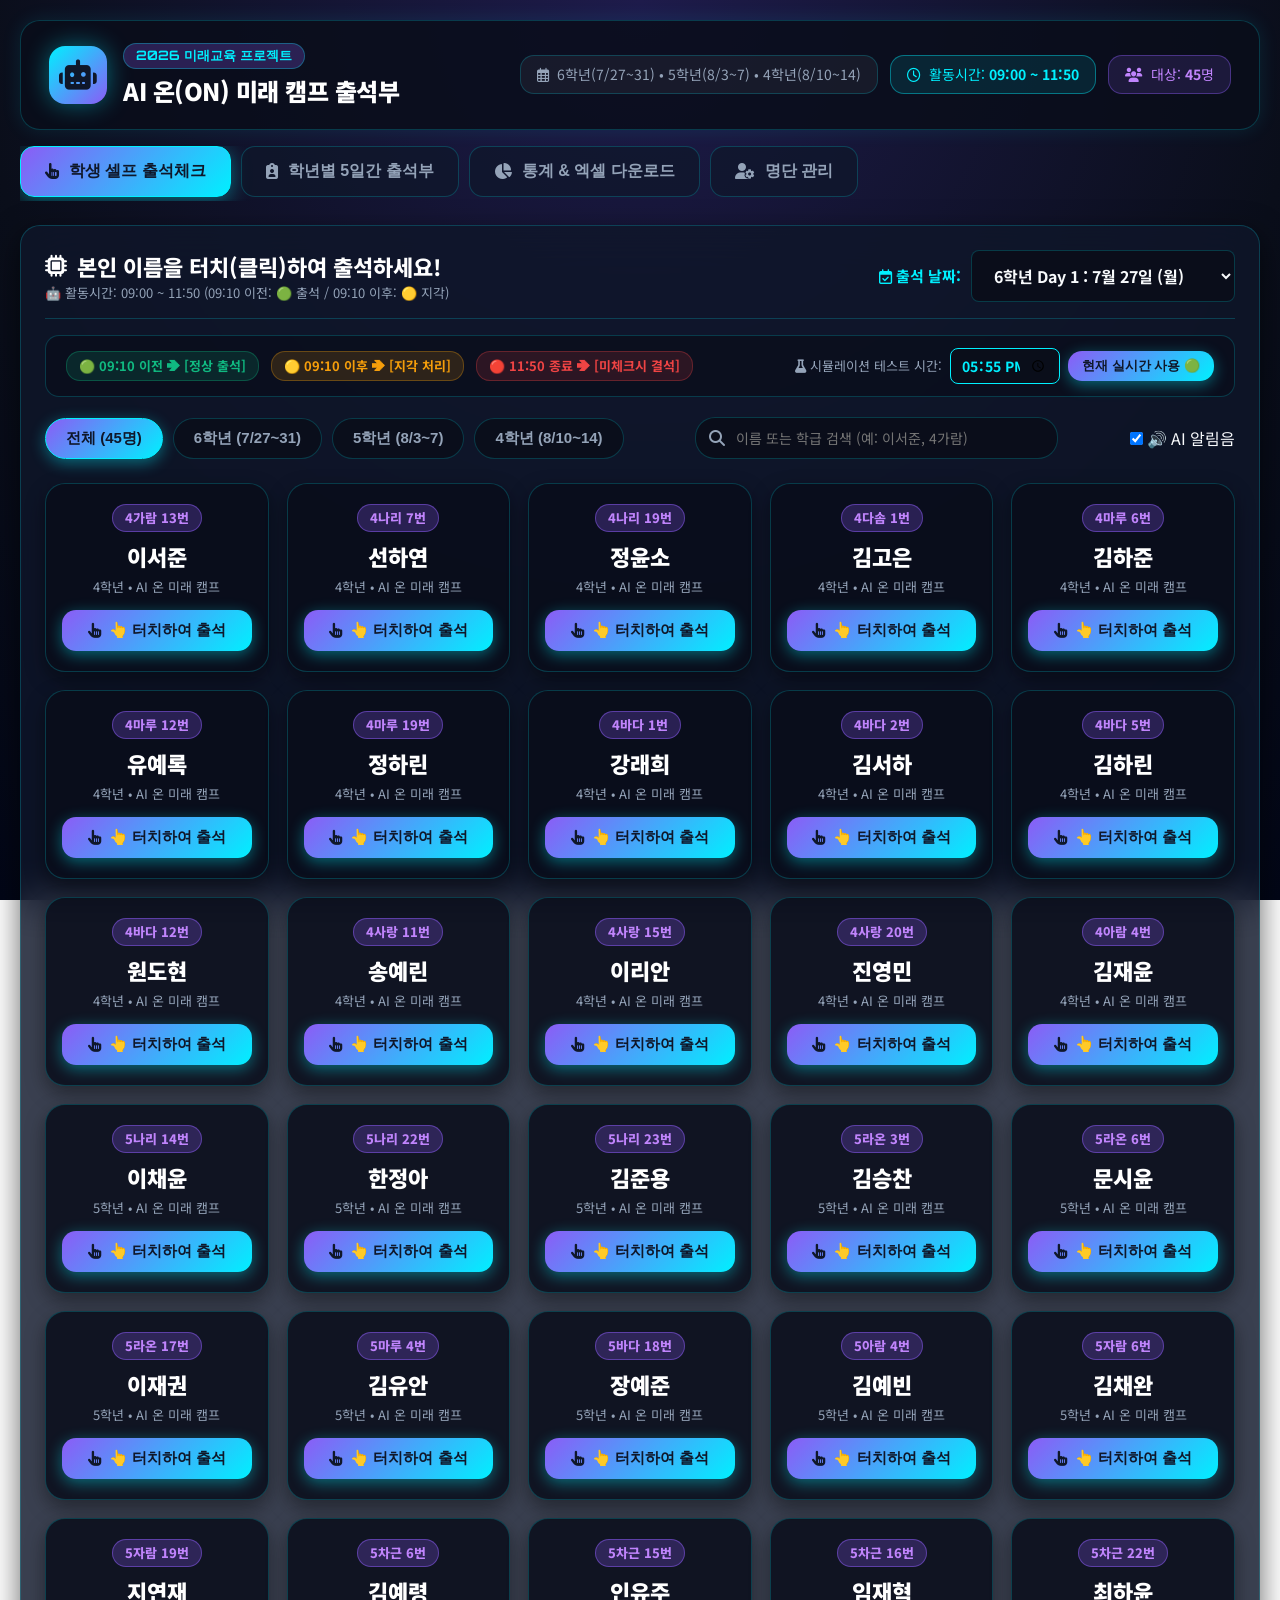
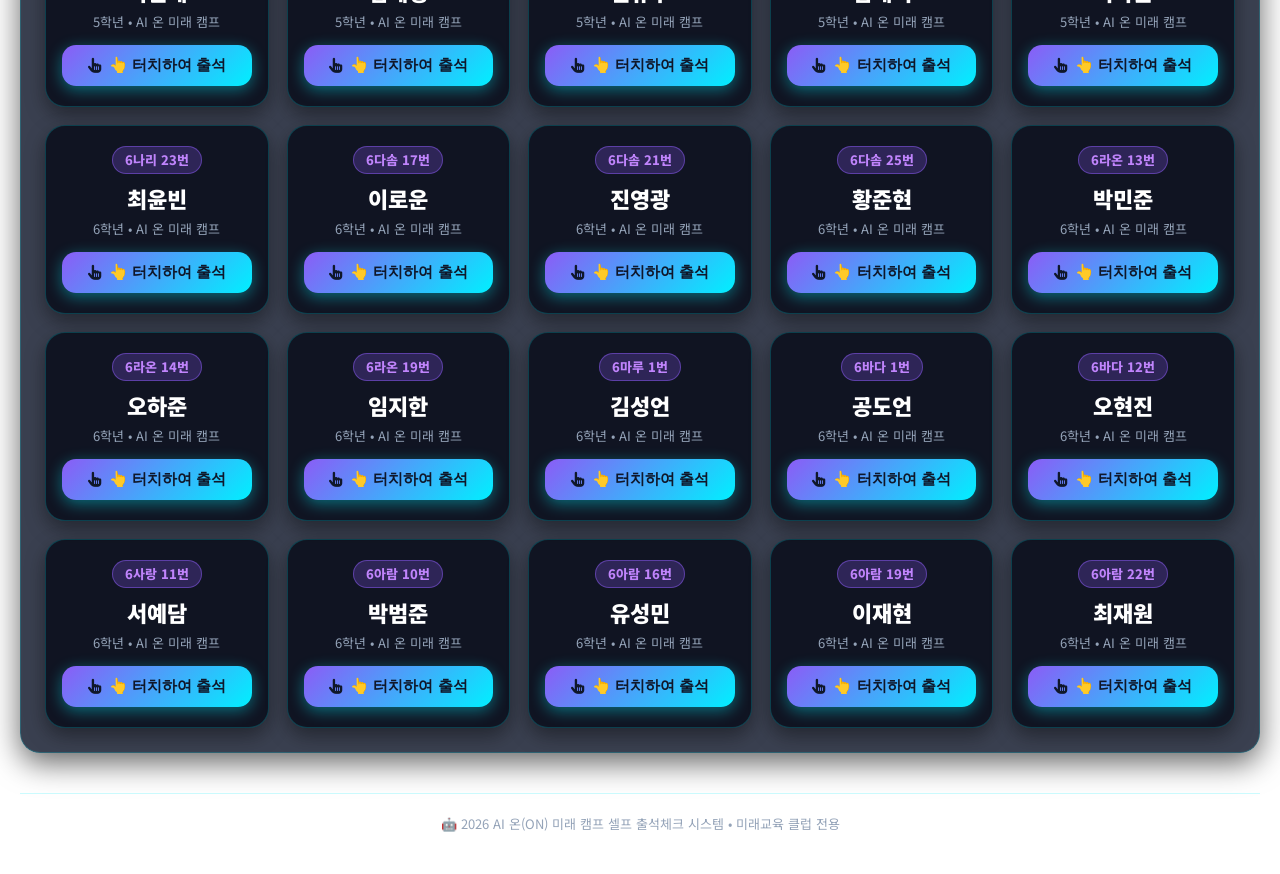
<file: index.html>
<!DOCTYPE html>
<html lang="ko">
<head>
  <meta charset="UTF-8">
  <meta name="viewport" content="width=device-width, initial-scale=1.0">
  <title>🤖 AI 온(ON) 미래 캠프 셀프 출석부</title>
  
  <!-- Google Fonts -->
  <link rel="preconnect" href="https://fonts.googleapis.com">
  <link rel="preconnect" href="https://fonts.gstatic.com" crossorigin>
  <link href="https://fonts.googleapis.com/css2?family=Noto+Sans+KR:wght@300;400;500;700;900&family=Orbitron:wght@600;800;900&family=Outfit:wght@400;600;700;800;900&display=swap" rel="stylesheet">
  
  <!-- FontAwesome Icons -->
  <link rel="stylesheet" href="https://cdnjs.cloudflare.com/ajax/libs/font-awesome/6.4.0/css/all.min.css">
  
  <!-- CSS Styles -->
  <link rel="stylesheet" href="styles.css?v=20260727_REALTIME_FIX_V2">
</head>
<body>
  <div class="app-container">
    <!-- Header -->
    <header class="app-header no-print">
      <div class="header-main">
        <div class="logo-title">
          <div class="ai-icon-wrap">
            <i class="fa-solid fa-robot ai-logo"></i>
          </div>
          <div>
            <div class="camp-tag">2026 미래교육 프로젝트</div>
            <h1>AI 온(ON) 미래 캠프 출석부</h1>
          </div>
        </div>
        <div class="header-info">
          <div class="info-badge">
            <i class="fa-regular fa-calendar-days"></i>
            <span>6학년(7/27~31) &bull; 5학년(8/3~7) &bull; 4학년(8/10~14)</span>
          </div>
          <div class="info-badge highlight">
            <i class="fa-regular fa-clock"></i>
            <span>활동시간: <strong>09:00 ~ 11:50</strong></span>
          </div>
          <div class="info-badge ai-badge">
            <i class="fa-solid fa-users"></i>
            <span>대상: <strong id="header-student-count">45</strong>명</span>
          </div>
        </div>
      </div>

      <!-- Navigation Tabs -->
      <nav class="nav-tabs">
        <button class="nav-btn active" data-tab="tab-self-checkin">
          <i class="fa-solid fa-hand-pointer"></i>
          <span>학생 셀프 출석체크</span>
        </button>
        <button class="nav-btn" data-tab="tab-attendance">
          <i class="fa-solid fa-clipboard-user"></i>
          <span>학년별 5일간 출석부</span>
        </button>
        <button class="nav-btn" data-tab="tab-stats">
          <i class="fa-solid fa-chart-pie"></i>
          <span>통계 &amp; 엑셀 다운로드</span>
        </button>
        <button class="nav-btn" data-tab="tab-roster">
          <i class="fa-solid fa-user-gear"></i>
          <span>명단 관리</span>
        </button>
      </nav>
    </header>

    <!-- Main Content Area -->
    <main class="content-area">

      <!-- ================= TAB 1: 학생 셀프 출석체크 ================= -->
      <section id="tab-self-checkin" class="tab-content active no-print">
        <div class="glass-panel">
          <div class="kiosk-top-bar">
            <div class="kiosk-title">
              <h2><i class="fa-solid fa-microchip"></i> 본인 이름을 터치(클릭)하여 출석하세요!</h2>
              <p class="subtitle">🤖 활동시간: 09:00 ~ 11:50 (09:10 이전: 🟢 출석 / 09:10 이후: 🟡 지각)</p>
            </div>
            
            <div class="date-selector-box">
              <label for="checkin-date-select"><i class="fa-regular fa-calendar-check"></i> 출석 날짜:</label>
              <select id="checkin-date-select" class="form-select select-lg">
                <!-- Dynamically populated by JS based on grade selection -->
              </select>
            </div>
          </div>

          <!-- Time Simulation & Rules Bar -->
          <div class="time-rule-banner">
            <div class="time-rule-items">
              <span class="time-rule-tag tag-present">🟢 09:10 이전 ➔ [정상 출석]</span>
              <span class="time-rule-tag tag-late">🟡 09:10 이후 ➔ [지각 처리]</span>
              <span class="time-rule-tag tag-absent">🔴 11:50 종료 ➔ [미체크시 결석]</span>
            </div>
            <div class="sim-time-box">
              <label for="sim-time-input"><i class="fa-solid fa-flask"></i> 시뮬레이션 테스트 시간:</label>
              <input type="time" id="sim-time-input" class="form-input time-input" value="09:05">
              <button id="btn-use-real-time" class="btn btn-primary btn-sm">현재 실시간 사용 🟢</button>
            </div>
          </div>

          <!-- Grade Filter Tabs & Search -->
          <div class="filter-kiosk-bar">
            <div class="grade-pills">
              <button class="grade-pill active" data-grade="ALL">전체 (45명)</button>
              <button class="grade-pill" data-grade="6">6학년 (7/27~31)</button>
              <button class="grade-pill" data-grade="5">5학년 (8/3~7)</button>
              <button class="grade-pill" data-grade="4">4학년 (8/10~14)</button>
            </div>
            <div class="search-kiosk-box">
              <i class="fa-solid fa-magnifying-glass"></i>
              <input type="text" id="kiosk-search-input" class="form-input" placeholder="이름 또는 학급 검색 (예: 이서준, 4가람)">
            </div>
            <div class="sound-toggle">
              <label><input type="checkbox" id="sound-chk" checked> 🔊 AI 알림음</label>
            </div>
          </div>

          <!-- Touch Cards Grid -->
          <div class="student-touch-grid" id="student-touch-grid">
            <!-- Dynamic student cards generated by JS -->
          </div>
        </div>
      </section>

      <!-- ================= TAB 2: 학년별 5일간 출석부 ================= -->
      <section id="tab-attendance" class="tab-content no-print">
        <div class="glass-panel">
          <div class="table-toolbar">
            <div class="toolbar-left">
              <h2><i class="fa-solid fa-calendar-days"></i> 학년별 5일간 통합 출석부</h2>
              <span class="subtitle">6학년(7/27~31), 5학년(8/3~7), 4학년(8/10~14) 학년별 캠프 일정 출석표입니다.</span>
            </div>
            <div class="toolbar-right">
              <button id="btn-mark-all-present" class="btn btn-outline">
                <i class="fa-solid fa-check-double"></i> 선택 날짜 전체 출석 처리
              </button>
            </div>
          </div>

          <!-- Filters -->
          <div class="filter-bar">
            <div class="filter-group">
              <label>🎓 학년별 출석부 보기:</label>
              <select id="attendance-grade-filter" class="form-select select-lg">
                <option value="6">6학년 출석부 (7월 27일 ~ 7월 31일)</option>
                <option value="5">5학년 출석부 (8월 3일 ~ 8월 7일)</option>
                <option value="4">4학년 출석부 (8월 10일 ~ 8월 14일)</option>
                <option value="ALL">전체 45명 보기 (통합)</option>
              </select>
            </div>
            <div class="filter-group">
              <label>🔍 검색:</label>
              <input type="text" id="attendance-search-input" class="form-input" placeholder="학생 이름 또는 학급 검색...">
            </div>
          </div>

          <!-- Legend -->
          <div class="status-legend">
            <span class="legend-item"><span class="badge status-present">출석</span> 출석 완료</span>
            <span class="legend-item"><span class="badge status-late">지각</span> 지각 체결</span>
            <span class="legend-item"><span class="badge status-absent">결석</span> 결석 처리</span>
            <span class="legend-item"><span class="badge status-excused">공결</span> 공식 사유 결석</span>
            <span class="legend-item"><span class="badge status-none">미체크</span> 출석 전</span>
          </div>

          <!-- Attendance Main Grid Table -->
          <div class="table-responsive">
            <table class="attendance-table" id="attendance-table">
              <thead id="attendance-thead">
                <!-- Dynamically updated columns based on grade schedule -->
              </thead>
              <tbody id="attendance-tbody">
                <!-- Generated dynamically by JS -->
              </tbody>
            </table>
          </div>
        </div>
      </section>

      <!-- ================= TAB 3: 통계 & 엑셀 다운로드 ================= -->
      <section id="tab-stats" class="tab-content no-print">
        <div class="stats-dashboard">
          <!-- Summary Cards -->
          <div class="stats-grid">
            <div class="stat-card glass-panel">
              <div class="stat-icon purple"><i class="fa-solid fa-robot"></i></div>
              <div class="stat-info">
                <span class="stat-label">전체 등록 학생</span>
                <span class="stat-value" id="stat-total-students">45명</span>
              </div>
            </div>
            <div class="stat-card glass-panel">
              <div class="stat-icon green"><i class="fa-solid fa-user-check"></i></div>
              <div class="stat-info">
                <span class="stat-label">선택 날짜 출석 학생</span>
                <span class="stat-value" id="stat-today-present">0명</span>
              </div>
            </div>
            <div class="stat-card glass-panel">
              <div class="stat-icon red"><i class="fa-solid fa-user-xmark"></i></div>
              <div class="stat-info">
                <span class="stat-label">선택 날짜 미출석 학생</span>
                <span class="stat-value" id="stat-today-absent">45명</span>
              </div>
            </div>
            <div class="stat-card glass-panel">
              <div class="stat-icon cyan"><i class="fa-solid fa-chart-line"></i></div>
              <div class="stat-info">
                <span class="stat-label">캠프 평균 출석률</span>
                <span class="stat-value" id="stat-avg-rate">0%</span>
              </div>
            </div>
          </div>

          <!-- Grade Breakdown & Export Actions -->
          <div class="stats-detail-layout">
            <div class="glass-panel grade-stats-card">
              <h3><i class="fa-solid fa-chart-simple"></i> 학년별 출석 현황</h3>
              <div class="grade-bar-list" id="grade-bar-list">
                <!-- Dynamically generated bars -->
              </div>
            </div>

            <div class="glass-panel export-actions-card">
              <h3><i class="fa-solid fa-file-export"></i> 데이터 저장 &amp; 엑셀 내보내기</h3>
              <p class="text-sub">출석부 데이터를 학교 보관용 엑셀(CSV)로 내보내거나 백업할 수 있습니다.</p>
              
              <div class="export-btn-group">
                <button id="btn-export-excel" class="btn btn-success btn-lg btn-block">
                  <i class="fa-solid fa-file-excel"></i> 전체 출석부 엑셀(CSV) 다운로드
                </button>
                <button id="btn-export-json" class="btn btn-outline btn-block">
                  <i class="fa-solid fa-download"></i> 데이터 백업 파일(JSON) 저장
                </button>
                <div class="file-import-wrap">
                  <label for="import-json-file" class="btn btn-outline btn-block">
                    <i class="fa-solid fa-upload"></i> 백업 파일(JSON) 불러오기
                  </label>
                  <input type="file" id="import-json-file" accept=".json" class="hidden">
                </div>
                <button id="btn-reset-data" class="btn btn-danger-outline btn-block">
                  <i class="fa-solid fa-rotate-left"></i> 출석 기록 초기화
                </button>
              </div>
            </div>
          </div>
        </div>
      </section>

      <!-- ================= TAB 4: 명단 관리 ================= -->
      <section id="tab-roster" class="tab-content no-print">
        <div class="glass-panel">
          <div class="table-toolbar">
            <div class="toolbar-left">
              <h2><i class="fa-solid fa-user-gear"></i> AI 온 미래 캠프 명단 관리 (총 45명)</h2>
              <span class="subtitle">학생 정보 수정, 추가, 삭제를 하거나 기본 45명 명단으로 복원할 수 있습니다.</span>
            </div>
            <div class="toolbar-right">
              <button id="btn-open-add-student" class="btn btn-primary">
                <i class="fa-solid fa-user-plus"></i> 새 학생 추가
              </button>
              <button id="btn-reset-roster" class="btn btn-outline">
                <i class="fa-solid fa-arrows-rotate"></i> 기본 45명 명단으로 초기화
              </button>
            </div>
          </div>

          <div class="table-responsive">
            <table class="attendance-table">
              <thead>
                <tr>
                  <th>연번</th>
                  <th>학급</th>
                  <th>번호</th>
                  <th>성명</th>
                  <th style="width: 130px;">관리</th>
                </tr>
              </thead>
              <tbody id="roster-tbody">
                <!-- Dynamic roster rows -->
              </tbody>
            </table>
          </div>
        </div>
      </section>

    </main>

    <!-- Footer -->
    <footer class="app-footer no-print">
      <p>🤖 2026 AI 온(ON) 미래 캠프 셀프 출석체크 시스템 &bull; 미래교육 클럽 전용</p>
    </footer>
  </div>

  <!-- Modal: Check-In Toast / Success Popup -->
  <div class="modal-backdrop hidden" id="checkin-modal">
    <div class="modal-card glass-panel text-center">
      <div class="success-icon-wrap">
        <i class="fa-solid fa-circle-check"></i>
      </div>
      <h2 id="modal-checkin-title">학생 출석 완료</h2>
      <p id="modal-checkin-sub" class="text-lead">출석체크가 완료되었습니다!</p>
      <div class="modal-class-badge" id="modal-class-no">4가람 13번</div>
      <div class="modal-footer justify-center">
        <button class="btn btn-primary btn-lg" id="btn-confirm-checkin">확인 (신나게 AI 캠프 시작! 🤖)</button>
      </div>
    </div>
  </div>

  <!-- Modal: Student Form (Add/Edit) -->
  <div class="modal-backdrop hidden" id="student-modal">
    <div class="modal-card glass-panel">
      <div class="modal-header">
        <h3 id="modal-title"><i class="fa-solid fa-user-plus"></i> 학생 정보 입력</h3>
        <button class="btn-close" id="btn-close-modal"><i class="fa-solid fa-xmark"></i></button>
      </div>
      <form id="student-form">
        <input type="hidden" id="student-id-field">
        <div class="form-group">
          <label for="input-name">성명</label>
          <input type="text" id="input-name" class="form-input" required placeholder="예: 이서준">
        </div>
        <div class="form-row">
          <div class="form-group">
            <label for="input-grade">학년</label>
            <select id="input-grade" class="form-select" required>
              <option value="6">6학년 (7/27~31)</option>
              <option value="5">5학년 (8/3~7)</option>
              <option value="4">4학년 (8/10~14)</option>
            </select>
          </div>
          <div class="form-group">
            <label for="input-class">학급/반 (예: 4가람, 5나리, 6아람)</label>
            <input type="text" id="input-class" class="form-input" required placeholder="예: 4가람">
          </div>
        </div>
        <div class="form-row">
          <div class="form-group">
            <label for="input-number">번호</label>
            <input type="number" id="input-number" class="form-input" min="1" max="99" required placeholder="예: 13">
          </div>
        </div>
        <div class="modal-footer">
          <button type="button" class="btn btn-outline" id="btn-cancel-modal">취소</button>
          <button type="submit" class="btn btn-primary">저장하기</button>
        </div>
      </form>
    </div>
  </div>

  <!-- JavaScript Code -->
  <script src="app.js?v=20260727_REALTIME_FIX_V2"></script>
</body>
</html>
</file>
<file: styles.css>
/* ==========================================================================
   AI 온(ON) 미래 캠프 셀프 출석부 - Futuristic AI Style Sheet
   ========================================================================== */

:root {
  --primary: #00f0ff;
  --primary-hover: #00c8d6;
  --primary-glow: rgba(0, 240, 255, 0.4);
  
  --secondary: #8b5cf6;
  --secondary-hover: #7c3aed;
  --secondary-glow: rgba(139, 92, 246, 0.4);

  --accent-pink: #ec4899;
  
  --bg-dark: #0a0e1a;
  --bg-card: rgba(15, 23, 42, 0.82);
  --bg-card-solid: #0f172a;
  --border-card: rgba(0, 240, 255, 0.2);
  
  --text-main: #f8fafc;
  --text-muted: #94a3b8;
  --text-dark: #0f172a;
  
  /* Status Colors */
  --status-present: #10b981;
  --status-present-bg: rgba(16, 185, 129, 0.18);
  --status-late: #f59e0b;
  --status-late-bg: rgba(245, 158, 11, 0.18);
  --status-absent: #ef4444;
  --status-absent-bg: rgba(239, 68, 68, 0.18);
  --status-excused: #3b82f6;
  --status-excused-bg: rgba(59, 130, 246, 0.18);
  --status-none: #475569;

  --radius-sm: 8px;
  --radius-md: 14px;
  --radius-lg: 20px;
  
  --shadow-main: 0 10px 30px rgba(0, 0, 0, 0.6);
  --shadow-glow: 0 0 25px rgba(0, 240, 255, 0.25);
  --font-family: 'Noto Sans KR', 'Outfit', -apple-system, sans-serif;
  --font-tech: 'Orbitron', 'Outfit', sans-serif;
}

/* Reset & Setup */
* {
  box-sizing: border-box;
  margin: 0;
  padding: 0;
}

body {
  background: radial-gradient(circle at top center, #1e1b4b 0%, #0a0e1a 60%, #020617 100%);
  background-attachment: fixed;
  color: var(--text-main);
  font-family: var(--font-family);
  min-height: 100vh;
  line-height: 1.5;
  -webkit-font-smoothing: antialiased;
}

.app-container {
  max-width: 1420px;
  margin: 0 auto;
  padding: 20px;
  display: flex;
  flex-direction: column;
  min-height: 100vh;
}

/* Glassmorphism Panel with Tech Glow */
.glass-panel {
  background: var(--bg-card);
  backdrop-filter: blur(20px);
  -webkit-backdrop-filter: blur(20px);
  border: 1px solid var(--border-card);
  border-radius: var(--radius-lg);
  padding: 24px;
  box-shadow: var(--shadow-main);
}

/* Header */
.app-header {
  margin-bottom: 24px;
}

.header-main {
  display: flex;
  justify-content: space-between;
  align-items: center;
  flex-wrap: wrap;
  gap: 16px;
  background: rgba(10, 14, 26, 0.85);
  border: 1px solid var(--border-card);
  border-radius: var(--radius-lg);
  padding: 20px 28px;
  margin-bottom: 16px;
  box-shadow: 0 0 20px rgba(0, 240, 255, 0.1);
}

.logo-title {
  display: flex;
  align-items: center;
  gap: 16px;
}

.ai-icon-wrap {
  width: 58px;
  height: 58px;
  background: linear-gradient(135deg, var(--primary) 0%, var(--secondary) 100%);
  border-radius: 16px;
  display: flex;
  align-items: center;
  justify-content: center;
  box-shadow: 0 0 25px var(--primary-glow);
  animation: pulseAi 3s infinite ease-in-out;
}

.ai-logo {
  font-size: 30px;
  color: #0f172a;
}

@keyframes pulseAi {
  0%, 100% { transform: scale(1); box-shadow: 0 0 20px var(--primary-glow); }
  50% { transform: scale(1.05); box-shadow: 0 0 35px var(--secondary-glow); }
}

.camp-tag {
  display: inline-block;
  background: rgba(139, 92, 246, 0.25);
  color: var(--primary);
  font-size: 13px;
  font-weight: 700;
  padding: 2px 12px;
  border-radius: 20px;
  border: 1px solid rgba(0, 240, 255, 0.3);
  margin-bottom: 4px;
  font-family: var(--font-tech);
}

.logo-title h1 {
  font-size: 24px;
  font-weight: 900;
  color: #fff;
  letter-spacing: -0.5px;
}

.header-info {
  display: flex;
  gap: 12px;
  flex-wrap: wrap;
}

.info-badge {
  display: flex;
  align-items: center;
  gap: 8px;
  background: rgba(255, 255, 255, 0.05);
  border: 1px solid var(--border-card);
  padding: 8px 16px;
  border-radius: var(--radius-md);
  font-size: 14px;
  color: var(--text-muted);
}

.info-badge.highlight {
  background: rgba(0, 240, 255, 0.1);
  border-color: rgba(0, 240, 255, 0.4);
  color: var(--primary);
}

.info-badge.ai-badge {
  background: rgba(139, 92, 246, 0.15);
  border-color: rgba(139, 92, 246, 0.4);
  color: #c084fc;
}

/* Nav Tabs */
.nav-tabs {
  display: flex;
  gap: 10px;
  overflow-x: auto;
  padding-bottom: 4px;
}

.nav-btn {
  display: flex;
  align-items: center;
  gap: 10px;
  padding: 14px 24px;
  background: rgba(15, 23, 42, 0.7);
  border: 1px solid var(--border-card);
  border-radius: var(--radius-md);
  color: var(--text-muted);
  font-size: 16px;
  font-weight: 700;
  cursor: pointer;
  transition: all 0.25s ease;
  white-space: nowrap;
}

.nav-btn:hover {
  background: rgba(30, 41, 59, 0.9);
  color: #fff;
  transform: translateY(-2px);
}

.nav-btn.active {
  background: linear-gradient(135deg, var(--secondary) 0%, var(--primary) 100%);
  color: #0f172a;
  border-color: var(--primary);
  box-shadow: 0 4px 20px var(--primary-glow);
}

/* Main Content Area */
.content-area {
  flex: 1;
}

.tab-content {
  display: none;
}

.tab-content.active {
  display: block;
  animation: fadeIn 0.3s ease;
}

@keyframes fadeIn {
  from { opacity: 0; transform: translateY(8px); }
  to { opacity: 1; transform: translateY(0); }
}

/* Form Controls & Buttons */
.btn {
  display: inline-flex;
  align-items: center;
  justify-content: center;
  gap: 8px;
  padding: 10px 20px;
  border-radius: var(--radius-md);
  font-size: 14px;
  font-weight: 700;
  cursor: pointer;
  border: none;
  transition: all 0.2s ease;
  text-decoration: none;
}

.btn-primary {
  background: linear-gradient(135deg, var(--secondary) 0%, var(--primary) 100%);
  color: #0f172a;
  box-shadow: 0 4px 15px var(--primary-glow);
}

.btn-primary:hover {
  background: linear-gradient(135deg, #9333ea 0%, #00e5ff 100%);
  transform: translateY(-1px);
}

.btn-success {
  background: linear-gradient(135deg, #10b981 0%, #059669 100%);
  color: #fff;
}

.btn-success:hover {
  background: linear-gradient(135deg, #34d399 0%, #10b981 100%);
}

.btn-outline {
  background: transparent;
  border: 1px solid var(--border-card);
  color: var(--text-main);
}

.btn-outline:hover {
  background: rgba(0, 240, 255, 0.1);
  border-color: var(--primary);
}

.btn-danger-outline {
  background: transparent;
  border: 1px solid rgba(239, 68, 68, 0.4);
  color: #ef4444;
}

.btn-danger-outline:hover {
  background: rgba(239, 68, 68, 0.15);
}

.btn-sm {
  padding: 6px 14px;
  font-size: 13px;
}

.btn-lg {
  padding: 14px 28px;
  font-size: 16px;
}

.btn-block {
  width: 100%;
}

.form-select, .form-input {
  background: rgba(10, 14, 26, 0.9);
  border: 1px solid var(--border-card);
  border-radius: var(--radius-sm);
  color: var(--text-main);
  padding: 10px 14px;
  font-size: 14px;
  outline: none;
  font-family: inherit;
  transition: border-color 0.2s ease;
}

.form-select.select-lg {
  padding: 12px 18px;
  font-size: 16px;
  font-weight: 700;
}

.form-select:focus, .form-input:focus {
  border-color: var(--primary);
  box-shadow: 0 0 0 2px var(--primary-glow);
}

/* ================= TIME RULE BANNER ================= */
.time-rule-banner {
  display: flex;
  justify-content: space-between;
  align-items: center;
  flex-wrap: wrap;
  gap: 14px;
  background: rgba(10, 14, 26, 0.7);
  border: 1px solid var(--border-card);
  padding: 12px 20px;
  border-radius: var(--radius-md);
  margin-bottom: 20px;
}

.time-rule-items {
  display: flex;
  gap: 12px;
  flex-wrap: wrap;
}

.time-rule-tag {
  font-size: 13px;
  font-weight: 700;
  padding: 4px 12px;
  border-radius: 14px;
  border: 1px solid transparent;
}

.tag-present { background: rgba(16, 185, 129, 0.15); color: #10b981; border-color: rgba(16, 185, 129, 0.3); }
.tag-late { background: rgba(245, 158, 11, 0.15); color: #f59e0b; border-color: rgba(245, 158, 11, 0.3); }
.tag-absent { background: rgba(239, 68, 68, 0.15); color: #ef4444; border-color: rgba(239, 68, 68, 0.3); }

.sim-time-box {
  display: flex;
  align-items: center;
  gap: 8px;
  font-size: 13px;
  color: var(--text-muted);
}

.time-input {
  width: 110px;
  padding: 6px 10px;
  font-weight: 700;
  color: var(--primary);
  background: #0a0e1a;
  border-color: var(--primary);
}

/* ================= TAB 1: STUDENT SELF CHECK-IN TOUCH KIOSK ================= */
.kiosk-top-bar {
  display: flex;
  justify-content: space-between;
  align-items: center;
  flex-wrap: wrap;
  gap: 16px;
  padding-bottom: 16px;
  border-bottom: 1px solid var(--border-card);
  margin-bottom: 16px;
}

.kiosk-title h2 {
  font-size: 22px;
  font-weight: 800;
  color: #fff;
  display: flex;
  align-items: center;
  gap: 10px;
}

.date-selector-box {
  display: flex;
  align-items: center;
  gap: 10px;
}

.date-selector-box label {
  font-weight: 700;
  font-size: 15px;
  color: var(--primary);
}

.filter-kiosk-bar {
  display: flex;
  justify-content: space-between;
  align-items: center;
  flex-wrap: wrap;
  gap: 16px;
  margin-bottom: 24px;
}

.grade-pills {
  display: flex;
  gap: 10px;
  flex-wrap: wrap;
}

.grade-pill {
  padding: 10px 20px;
  border-radius: 25px;
  background: rgba(10, 14, 26, 0.8);
  border: 1px solid var(--border-card);
  color: var(--text-muted);
  font-size: 15px;
  font-weight: 700;
  cursor: pointer;
  transition: all 0.2s ease;
}

.grade-pill:hover {
  background: rgba(0, 240, 255, 0.1);
  color: #fff;
}

.grade-pill.active {
  background: linear-gradient(135deg, var(--secondary) 0%, var(--primary) 100%);
  color: #0f172a;
  border-color: var(--primary);
  box-shadow: 0 4px 15px var(--primary-glow);
}

.search-kiosk-box {
  position: relative;
  min-width: 280px;
}

.search-kiosk-box i {
  position: absolute;
  left: 14px;
  top: 50%;
  transform: translateY(-50%);
  color: var(--text-muted);
}

.search-kiosk-box .form-input {
  width: 100%;
  padding-left: 40px;
  border-radius: 20px;
}

/* Touch Grid for 45 Student Cards */
.student-touch-grid {
  display: grid;
  grid-template-columns: repeat(auto-fill, minmax(220px, 1fr));
  gap: 18px;
}

.student-touch-card {
  background: rgba(10, 14, 26, 0.85);
  border: 1px solid var(--border-card);
  border-radius: var(--radius-lg);
  padding: 20px 16px;
  display: flex;
  flex-direction: column;
  align-items: center;
  text-align: center;
  position: relative;
  transition: all 0.25s cubic-bezier(0.175, 0.885, 0.32, 1.275);
  box-shadow: 0 8px 20px rgba(0, 0, 0, 0.4);
  user-select: none;
}

.student-touch-card:hover {
  transform: translateY(-4px);
  border-color: var(--primary);
  box-shadow: 0 10px 25px var(--primary-glow);
}

/* Checked states */
.student-touch-card.is-checked.status-present-card {
  background: rgba(16, 185, 129, 0.12);
  border-color: #10b981;
  box-shadow: 0 0 20px rgba(16, 185, 129, 0.2);
}

.student-touch-card.is-checked.status-late-card {
  background: rgba(245, 158, 11, 0.12);
  border-color: #f59e0b;
  box-shadow: 0 0 20px rgba(245, 158, 11, 0.2);
}

.card-class-badge {
  display: inline-block;
  background: rgba(139, 92, 246, 0.25);
  border: 1px solid rgba(139, 92, 246, 0.5);
  color: #c084fc;
  font-size: 13px;
  font-weight: 800;
  padding: 3px 12px;
  border-radius: 14px;
  margin-bottom: 8px;
}

.card-student-name {
  font-size: 22px;
  font-weight: 900;
  color: #fff;
  margin-bottom: 4px;
}

.card-student-sub {
  font-size: 13px;
  color: var(--text-muted);
  margin-bottom: 14px;
}

.btn-touch-checkin {
  width: 100%;
  padding: 11px 0;
  border-radius: var(--radius-md);
  border: none;
  font-size: 15px;
  font-weight: 800;
  cursor: pointer;
  display: flex;
  align-items: center;
  justify-content: center;
  gap: 8px;
  transition: all 0.2s ease;
}

.btn-touch-checkin.action-checkin {
  background: linear-gradient(135deg, var(--secondary) 0%, var(--primary) 100%);
  color: #0f172a;
  box-shadow: 0 4px 15px var(--primary-glow);
}

.btn-touch-checkin.action-checkin:hover {
  background: linear-gradient(135deg, #9333ea 0%, #00e5ff 100%);
  transform: scale(1.02);
}

.btn-touch-checkin.action-checked-present {
  background: rgba(16, 185, 129, 0.2);
  color: #10b981;
  border: 1px solid rgba(16, 185, 129, 0.4);
}

.btn-touch-checkin.action-checked-late {
  background: rgba(245, 158, 11, 0.2);
  color: #f59e0b;
  border: 1px solid rgba(245, 158, 11, 0.4);
}

.btn-touch-checkin.action-checked-present:hover, .btn-touch-checkin.action-checked-late:hover {
  background: rgba(239, 68, 68, 0.2);
  color: #ef4444;
  border-color: rgba(239, 68, 68, 0.4);
}

.checkin-timestamp {
  font-size: 12px;
  margin-top: 8px;
  font-weight: 600;
}

.checkin-timestamp.time-present { color: var(--status-present); }
.checkin-timestamp.time-late { color: var(--status-late); }

/* Modal Checkin Toast */
.text-center { text-align: center; }
.justify-center { justify-content: center; }
.text-lead { font-size: 18px; color: var(--text-muted); margin-bottom: 16px; }

.success-icon-wrap {
  font-size: 72px;
  color: #10b981;
  margin-bottom: 12px;
  animation: popSuccess 0.4s cubic-bezier(0.175, 0.885, 0.32, 1.275);
}

.success-icon-wrap.is-late-icon {
  color: #f59e0b;
}

@keyframes popSuccess {
  0% { transform: scale(0); opacity: 0; }
  80% { transform: scale(1.15); }
  100% { transform: scale(1); opacity: 1; }
}

.modal-class-badge {
  display: inline-block;
  background: linear-gradient(135deg, var(--secondary) 0%, var(--primary) 100%);
  color: #0f172a;
  font-family: var(--font-tech);
  font-size: 24px;
  font-weight: 900;
  padding: 6px 24px;
  border-radius: 20px;
  margin-bottom: 24px;
  box-shadow: 0 4px 15px var(--primary-glow);
}

/* ================= TAB 2: ATTENDANCE TABLE ================= */
.table-toolbar {
  display: flex;
  justify-content: space-between;
  align-items: center;
  flex-wrap: wrap;
  gap: 16px;
  margin-bottom: 20px;
}

.toolbar-left h2 {
  font-size: 20px;
  font-weight: 800;
}

.subtitle {
  font-size: 13px;
  color: var(--text-muted);
}

.filter-bar {
  display: flex;
  gap: 16px;
  margin-bottom: 16px;
  flex-wrap: wrap;
}

.filter-group {
  display: flex;
  align-items: center;
  gap: 8px;
  font-size: 14px;
}

.status-legend {
  display: flex;
  gap: 14px;
  margin-bottom: 16px;
  flex-wrap: wrap;
  font-size: 13px;
  color: var(--text-muted);
}

.legend-item {
  display: flex;
  align-items: center;
  gap: 6px;
}

.table-responsive {
  width: 100%;
  overflow-x: auto;
  border-radius: var(--radius-md);
  border: 1px solid var(--border-card);
}

.attendance-table {
  width: 100%;
  border-collapse: collapse;
  text-align: center;
  background: rgba(10, 14, 26, 0.6);
  font-size: 14px;
}

.attendance-table th, .attendance-table td {
  padding: 12px 10px;
  border-bottom: 1px solid var(--border-card);
  border-right: 1px solid rgba(255, 255, 255, 0.05);
}

.attendance-table th {
  background: rgba(15, 23, 42, 0.95);
  color: var(--text-muted);
  font-weight: 700;
  font-size: 13px;
  white-space: nowrap;
}

.attendance-table tbody tr:hover {
  background: rgba(0, 240, 255, 0.04);
}

/* Cell status buttons */
.btn-status-toggle {
  display: inline-flex;
  flex-direction: column;
  align-items: center;
  justify-content: center;
  padding: 6px 10px;
  border-radius: var(--radius-sm);
  border: 1px solid transparent;
  cursor: pointer;
  width: 80px;
  font-size: 12px;
  font-weight: 700;
  transition: all 0.15s ease;
}

.btn-status-toggle:hover {
  transform: scale(1.05);
}

.badge {
  display: inline-block;
  padding: 2px 8px;
  border-radius: 12px;
  font-size: 12px;
  font-weight: 700;
}

.status-present {
  background: var(--status-present-bg);
  color: var(--status-present);
  border-color: rgba(16, 185, 129, 0.4);
}

.status-late {
  background: var(--status-late-bg);
  color: var(--status-late);
  border-color: rgba(245, 158, 11, 0.4);
}

.status-absent {
  background: var(--status-absent-bg);
  color: var(--status-absent);
  border-color: rgba(239, 68, 68, 0.4);
}

.status-excused {
  background: var(--status-excused-bg);
  color: var(--status-excused);
  border-color: rgba(59, 130, 246, 0.4);
}

.status-none {
  background: rgba(255, 255, 255, 0.05);
  color: var(--text-muted);
  border-color: var(--border-card);
}

.cell-time {
  font-size: 10px;
  opacity: 0.8;
  margin-top: 2px;
  font-weight: 400;
}

/* ================= TAB 3: STATS & DASHBOARD ================= */
.stats-grid {
  display: grid;
  grid-template-columns: repeat(auto-fit, minmax(220px, 1fr));
  gap: 20px;
  margin-bottom: 24px;
}

.stat-card {
  display: flex;
  align-items: center;
  gap: 16px;
  padding: 20px;
}

.stat-icon {
  width: 52px;
  height: 52px;
  border-radius: var(--radius-md);
  display: flex;
  align-items: center;
  justify-content: center;
  font-size: 24px;
}

.stat-icon.purple { background: rgba(139, 92, 246, 0.2); color: #c084fc; }
.stat-icon.cyan { background: rgba(0, 240, 255, 0.2); color: var(--primary); }
.stat-icon.green { background: rgba(16, 185, 129, 0.2); color: #10b981; }
.stat-icon.red { background: rgba(239, 68, 68, 0.2); color: #ef4444; }

.stat-info {
  display: flex;
  flex-direction: column;
}

.stat-label {
  font-size: 13px;
  color: var(--text-muted);
}

.stat-value {
  font-size: 24px;
  font-weight: 900;
}

.stats-detail-layout {
  display: grid;
  grid-template-columns: 1fr 1fr;
  gap: 24px;
}

@media (max-width: 850px) {
  .stats-detail-layout {
    grid-template-columns: 1fr;
  }
}

.grade-bar-list {
  display: flex;
  flex-direction: column;
  gap: 16px;
  margin-top: 16px;
}

.grade-bar-item {
  display: flex;
  flex-direction: column;
  gap: 6px;
}

.grade-bar-head {
  display: flex;
  justify-content: space-between;
  font-size: 14px;
  font-weight: 600;
}

.progress-track {
  width: 100%;
  height: 12px;
  background: rgba(255, 255, 255, 0.1);
  border-radius: 6px;
  overflow: hidden;
}

.progress-fill {
  height: 100%;
  background: linear-gradient(90deg, var(--secondary) 0%, var(--primary) 100%);
  border-radius: 6px;
  transition: width 0.5s ease;
}

.export-actions-card {
  display: flex;
  flex-direction: column;
}

.export-btn-group {
  display: flex;
  flex-direction: column;
  gap: 12px;
  margin-top: 16px;
}

/* Modal */
.modal-backdrop {
  position: fixed;
  inset: 0;
  background: rgba(2, 6, 23, 0.88);
  backdrop-filter: blur(12px);
  z-index: 999;
  display: flex;
  align-items: center;
  justify-content: center;
  padding: 20px;
}

.hidden {
  display: none !important;
}

.modal-card {
  width: 100%;
  max-width: 480px;
}

.modal-header {
  display: flex;
  justify-content: space-between;
  align-items: center;
  margin-bottom: 20px;
}

.btn-close {
  background: transparent;
  border: none;
  color: var(--text-muted);
  font-size: 20px;
  cursor: pointer;
}

.form-group {
  display: flex;
  flex-direction: column;
  gap: 6px;
  margin-bottom: 16px;
}

.form-row {
  display: grid;
  grid-template-columns: 1fr 1fr;
  gap: 12px;
}

.modal-footer {
  display: flex;
  justify-content: flex-end;
  gap: 10px;
  margin-top: 20px;
}

.app-footer {
  text-align: center;
  padding: 20px;
  font-size: 13px;
  color: var(--text-muted);
  border-top: 1px solid var(--border-card);
  margin-top: 40px;
}

@media print {
  body { background: #fff !important; color: #000 !important; }
  .no-print { display: none !important; }
}
</file>
